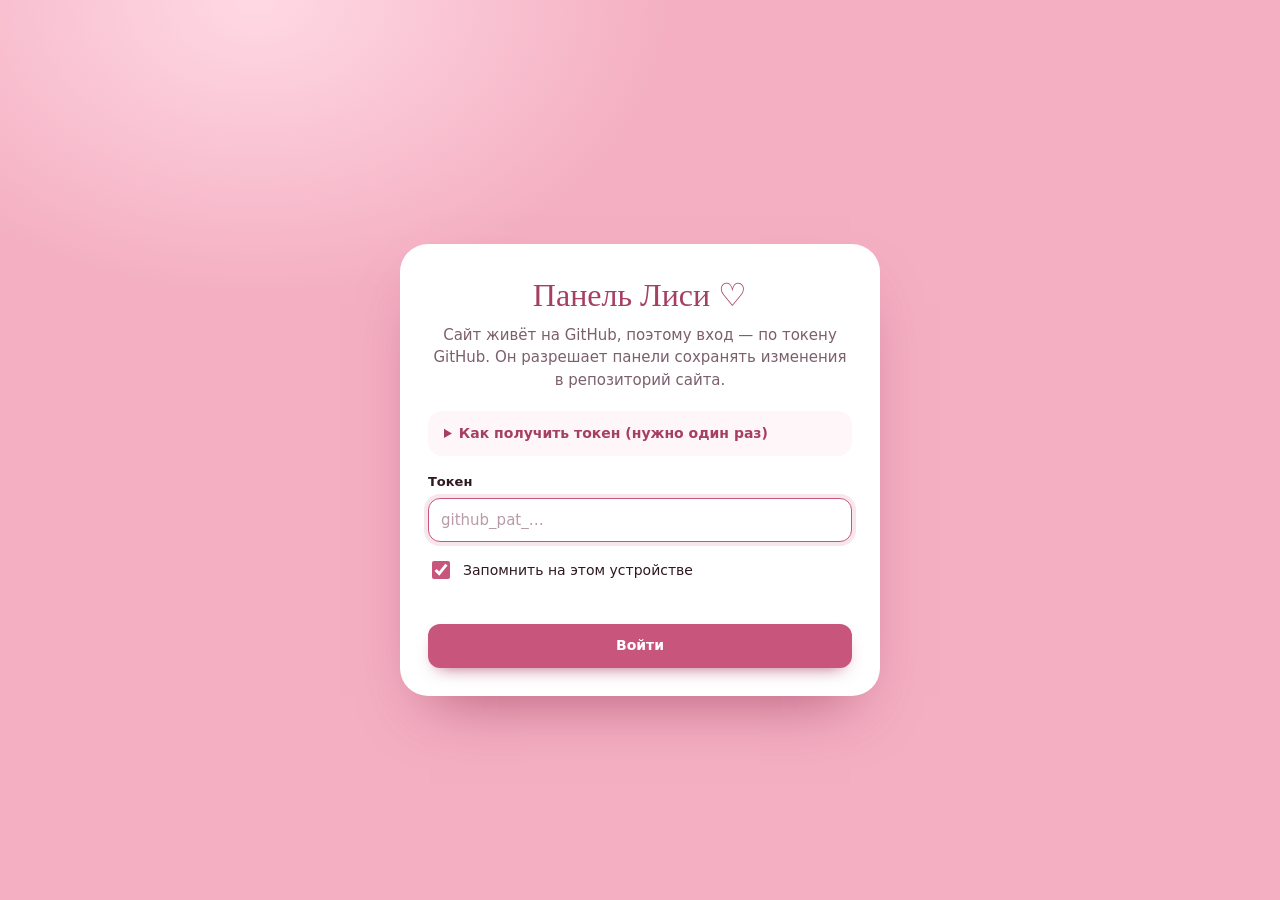
<file: panel/index.html>
<!doctype html>
<html lang="ru">
<head>
  <meta charset="utf-8">
  <meta http-equiv="Content-Security-Policy" content="default-src 'self'; img-src 'self' https: data: blob:; media-src 'self' https: blob:; style-src 'self' 'unsafe-inline' https://fonts.googleapis.com; font-src https://fonts.gstatic.com; script-src 'self'; connect-src 'self' https://api.github.com https://vtocwbmtqjqadvvnkknj.supabase.co; base-uri 'none'; object-src 'none'">
  <meta name="referrer" content="no-referrer">
  <meta name="viewport" content="width=device-width, initial-scale=1">
  <meta name="robots" content="noindex, nofollow">
  <title>Панель Лиси</title>
  <link rel="icon" href="data:image/svg+xml,%3Csvg xmlns='http://www.w3.org/2000/svg' viewBox='0 0 100 100'%3E%3Ctext y='.9em' font-size='90'%3E%F0%9F%8E%80%3C/text%3E%3C/svg%3E">
  <link rel="preconnect" href="https://fonts.googleapis.com">
  <link rel="preconnect" href="https://fonts.gstatic.com" crossorigin>
  <link rel="stylesheet" href="https://fonts.googleapis.com/css2?family=Comfortaa:wght@500;700&family=Nunito:wght@400;600;700;800&family=Pacifico&display=swap">
  <link rel="stylesheet" href="admin.css?v=93ffedbc1d">
</head>
<body>
  <div id="app" class="boot">загрузка…</div>
  <div class="toasts" id="toasts" aria-live="polite"></div>
  <script src="../shared/icons.js?v=23fee92cb8"></script>
  <script src="../shared/schema.js?v=cce25dbbbb"></script>
  <script src="config.js?v=5b6efcdc4a"></script>
  <script src="admin.js?v=92a14bdb43"></script>
</body>
</html>
</file>
<file: panel/admin.css>
:root {
  --bg: #fbf1f5;
  --ink: #2e1822;
  --soft: #7c5f6d;
  --line: #f1dfe7;
  --line-strong: #e7ccd8;
  --rose: #c8567c;
  --rose-deep: #a63f64;
  --pink-50: #fff6f9;
  --pink-100: #ffe8ef;
  --pink-200: #fbd2de;
  --danger: #cf3f4f;
  --ok: #2f9e6a;
  --radius: 20px;
  --heading: 'Comfortaa', system-ui, sans-serif;
  --body: 'Nunito', system-ui, sans-serif;
  --display: 'Pacifico', 'Comic Sans MS', cursive;
  --spring: cubic-bezier(0.34, 1.56, 0.64, 1);
}

*, *::before, *::after { box-sizing: border-box; }
body { margin: 0; font: 400 15px/1.5 var(--body); color: var(--ink); background: var(--bg); }
button, input, textarea, select { font: inherit; color: inherit; }
img { display: block; max-width: 100%; }
[hidden] { display: none !important; }
:focus-visible { outline: 3px solid rgba(200, 86, 124, 0.45); outline-offset: 2px; }
::selection { background: var(--rose); color: #fff; }
.boot { display: grid; place-items: center; min-height: 100vh; color: var(--soft); }
.muted { margin: 0; color: var(--soft); }

/* ------------------------------------------------------------ каркас */

.shell { display: grid; grid-template-columns: 250px minmax(0, 1fr); min-height: 100vh; }
.side {
  position: sticky;
  top: 0;
  display: flex;
  flex-direction: column;
  gap: 18px;
  height: 100vh;
  padding: 22px 14px;
  background: #fff;
  border-right: 1px solid var(--line);
}
.brand { display: flex; align-items: center; gap: 12px; padding: 0 8px 6px; }
.brand img { flex: none; width: 46px; height: 46px; border-radius: 50%; object-fit: cover; border: 3px solid var(--rose); background: var(--pink-100); }
.brand b { display: block; font: 400 22px/1.25 var(--display); color: var(--rose-deep); }
.brand span { font-size: 12px; color: var(--soft); }
.nav { display: grid; gap: 3px; }
.nav__item {
  display: flex;
  align-items: center;
  gap: 12px;
  width: 100%;
  padding: 11px 12px;
  border: 0;
  border-radius: 12px;
  background: none;
  color: var(--soft);
  font: 700 14px/1 var(--heading);
  text-align: left;
  text-decoration: none;
  cursor: pointer;
  transition: background-color 0.2s, color 0.2s;
}
.nav__item svg { flex: none; width: 20px; height: 20px; }
.nav__item:hover { background: var(--pink-50); color: var(--ink); }
.nav__item[aria-current="page"] { background: var(--pink-100); color: var(--rose-deep); }
.side__foot { display: grid; gap: 3px; margin-top: auto; padding-top: 12px; border-top: 1px solid var(--line); }

.main { width: 100%; max-width: 940px; padding: 36px 40px 150px; }
.page-head { margin-bottom: 22px; }
.page-head h1 { margin: 0 0 6px; font: 700 28px/1.2 var(--heading); }
.page-head p { margin: 0; max-width: 62ch; color: var(--soft); }
.card {
  display: grid;
  gap: 18px;
  margin: 0 0 16px;
  padding: 24px;
  border-radius: var(--radius);
  background: #fff;
  box-shadow: 0 1px 0 var(--line), 0 14px 30px -26px rgba(140, 36, 76, 0.5);
}
.card__title { margin: 0; font: 700 17px/1.3 var(--heading); }
.card__desc { margin: -12px 0 0; font-size: 14px; color: var(--soft); }
.subhead { margin: 30px 0 12px; font: 700 20px/1.2 var(--heading); }
.mini { margin: 4px 0 -6px; font: 800 11.5px/1 var(--body); letter-spacing: 0.1em; text-transform: uppercase; color: var(--rose); }
.grid2 { display: grid; grid-template-columns: 1fr 1fr; gap: 16px; }
.inline { display: flex; flex-wrap: wrap; align-items: center; gap: 8px; }
.banner { margin: 0 0 16px; padding: 14px 16px; border-radius: 14px; background: #fdeaea; color: #8f2430; font-weight: 600; }
.note { margin: 0; padding: 10px 14px; border-radius: 12px; background: var(--pink-50); color: var(--soft); font-size: 13.5px; }

/* ------------------------------------------------------------ поля */

.field { display: grid; gap: 6px; min-width: 0; }
.field__label { font-size: 13px; font-weight: 700; }
.field__hint { font-size: 12.5px; color: var(--soft); }
.counter { font-size: 12px; font-weight: 700; color: var(--soft); }
.range-val { margin-left: 4px; color: var(--rose-deep); }

input[type="text"], input[type="url"], input[type="password"], input[type="number"], input[type="search"], textarea, select {
  width: 100%;
  min-width: 0;
  padding: 10px 12px;
  border: 1.5px solid var(--line-strong);
  border-radius: 12px;
  background: var(--pink-50);
  outline: none;
  transition: border-color 0.2s, box-shadow 0.2s, background-color 0.2s;
}
textarea { resize: vertical; line-height: 1.55; }
input:focus, textarea:focus { border-color: var(--rose); background: #fff; box-shadow: 0 0 0 4px rgba(200, 86, 124, 0.14); }
input::placeholder, textarea::placeholder { color: #b89aa8; }
.is-invalid { border-color: var(--danger) !important; box-shadow: 0 0 0 4px rgba(207, 63, 79, 0.12) !important; }
input.short { width: 110px; }

input[type="range"] {
  --v: 50%;
  width: 100%;
  height: 24px;
  margin: 0;
  background: none;
  cursor: pointer;
  -webkit-appearance: none;
  appearance: none;
}
input[type="range"]::-webkit-slider-runnable-track { height: 6px; border-radius: 6px; background: linear-gradient(90deg, var(--rose) var(--v), var(--pink-200) var(--v)); }
input[type="range"]::-moz-range-track { height: 6px; border-radius: 6px; background: linear-gradient(90deg, var(--rose) var(--v), var(--pink-200) var(--v)); }
input[type="range"]::-webkit-slider-thumb { width: 20px; height: 20px; margin-top: -7px; border: 3px solid var(--rose); border-radius: 50%; background: #fff; box-shadow: 0 2px 6px rgba(0, 0, 0, 0.15); -webkit-appearance: none; appearance: none; }
input[type="range"]::-moz-range-thumb { width: 14px; height: 14px; border: 3px solid var(--rose); border-radius: 50%; background: #fff; }

.switch { position: relative; display: flex; align-items: flex-start; gap: 14px; cursor: pointer; }
.switch__input { position: absolute; width: 1px; height: 1px; opacity: 0; }
.switch__track { position: relative; flex: none; width: 46px; height: 26px; margin-top: 1px; border-radius: 999px; background: #e3d0d8; transition: background-color 0.25s; }
.switch__track::after { content: ""; position: absolute; top: 3px; left: 3px; width: 20px; height: 20px; border-radius: 50%; background: #fff; box-shadow: 0 2px 6px rgba(0, 0, 0, 0.2); transition: transform 0.35s var(--spring); }
.switch__input:checked + .switch__track { background: var(--rose); }
.switch__input:checked + .switch__track::after { transform: translateX(20px); }
.switch__input:focus-visible + .switch__track { box-shadow: 0 0 0 4px rgba(200, 86, 124, 0.3); }
.switch__text { display: grid; gap: 2px; }
.switch__text span { font-size: 13px; color: var(--soft); }

/* ------------------------------------------------------------ кнопки */

.btn {
  display: inline-flex;
  align-items: center;
  justify-content: center;
  gap: 8px;
  padding: 10px 16px;
  border: 0;
  border-radius: 12px;
  font: 700 14px/1.1 var(--heading);
  white-space: nowrap;
  text-decoration: none;
  cursor: pointer;
  transition: background-color 0.2s, box-shadow 0.2s, transform 0.2s var(--spring);
}
.btn svg { flex: none; width: 18px; height: 18px; }
.btn:active { transform: scale(0.97); }
.btn:disabled { opacity: 0.55; cursor: default; }
.btn--primary { background: var(--rose); color: #fff; box-shadow: 0 8px 18px -10px var(--rose-deep); }
.btn--primary:hover:not(:disabled) { background: var(--rose-deep); }
.btn--soft { background: var(--pink-100); color: var(--rose-deep); }
.btn--soft:hover { background: var(--pink-200); }
.btn--ghost { background: none; color: var(--soft); box-shadow: inset 0 0 0 1.5px var(--line-strong); }
.btn--ghost:hover { background: var(--pink-50); color: var(--ink); }
.btn--danger { background: #fdeaea; color: var(--danger); }
.btn--danger:hover { background: #fbd9dc; }
.btn--wide { width: 100%; padding: 14px; }
.btn--add { justify-self: start; }

.icon-btn {
  display: grid;
  place-items: center;
  flex: none;
  width: 34px;
  height: 34px;
  padding: 0;
  border: 0;
  border-radius: 10px;
  background: none;
  color: var(--soft);
  cursor: pointer;
  transition: background-color 0.15s, color 0.15s;
}
.icon-btn svg { width: 18px; height: 18px; }
.icon-btn:hover { background: var(--pink-100); color: var(--rose-deep); }
.icon-btn--danger:hover { background: #fdeaea; color: var(--danger); }
.icon-btn:disabled, .icon-btn[aria-disabled="true"] { opacity: 0.28; pointer-events: none; }

/* ------------------------------------------------------------ списки */

.rows { display: grid; gap: 8px; }
.rows__empty { margin: 0; padding: 18px; border-radius: 14px; background: var(--pink-50); color: var(--soft); text-align: center; }
.row {
  display: flex;
  align-items: center;
  gap: 6px;
  padding: 8px;
  border-radius: 14px;
  background: #fff;
  box-shadow: inset 0 0 0 1.5px var(--line);
  transition: box-shadow 0.2s, opacity 0.2s;
}
.row:hover { box-shadow: inset 0 0 0 1.5px var(--line-strong); }
/* перетаскивание: копия едет за курсором/пальцем, на старом месте — пунктир */
.gal__tile, .row, .merch-row__head { -webkit-touch-callout: none; }
.gal__tile, .merch-row__head { cursor: grab; -webkit-user-select: none; user-select: none; }
.gal__tile img { -webkit-user-drag: none; }
.is-pressing { transform: scale(0.98); transition: transform 0.28s ease; }
.is-drag-source { opacity: 0.35; box-shadow: inset 0 0 0 2px var(--rose) !important; }
.gal__tile.is-drag-source { outline: 2px dashed var(--rose); outline-offset: -2px; }
.drag-ghost {
  position: fixed;
  z-index: 1000;
  box-sizing: border-box;
  margin: 0;
  pointer-events: none;
  border-radius: 14px;
  background: #fff;
  box-shadow: 0 22px 44px -18px rgba(140, 36, 76, 0.55), inset 0 0 0 2px var(--rose);
  opacity: 0.96;
  will-change: transform;
}
.drag-ghost.gal__tile { background: var(--pink-100); }
.drag-ghost .gal__ctl { display: none; }
body.is-sorting, body.is-sorting * { cursor: grabbing !important; -webkit-user-select: none; user-select: none; }
.grip { display: grid; place-items: center; flex: none; width: 22px; height: 36px; color: #cdb2bf; cursor: grab; touch-action: none; }
.merch-row__head .grip { width: 18px; margin-right: -6px; }
.grip svg { width: 16px; height: 16px; stroke-width: 3.4; }
.row__body { flex: 1; min-width: 0; }
.row__ctl { display: flex; flex: none; }

.link-row { display: grid; grid-template-columns: auto minmax(84px, 0.5fr) minmax(0, 2fr) auto auto; align-items: center; gap: 8px; }
.link-row.is-off > :not(.vis) { opacity: 0.45; }
.type-btn {
  --brand: var(--rose);
  display: grid;
  place-items: center;
  width: 40px;
  height: 40px;
  padding: 0;
  border: 0;
  border-radius: 12px;
  background: var(--brand);
  color: #fff;
  cursor: pointer;
  transition: transform 0.3s var(--spring);
}
.type-btn:hover { transform: rotate(-8deg) scale(1.07); }
.type-btn svg { width: 20px; height: 20px; }
.vis[aria-pressed="false"] { color: #c0a3b1; }
.fact-row { display: grid; grid-template-columns: 62px minmax(80px, 0.6fr) 1fr; gap: 8px; }
.fact-row .emoji { padding-inline: 4px; font-size: 18px; text-align: center; }
.price-row { display: grid; grid-template-columns: minmax(0, 1fr) 120px 190px; gap: 8px; }
.price-kind { min-width: 0; font-size: 13px; }

.preview-links { display: flex; flex-wrap: wrap; gap: 8px; padding: 16px; border-radius: 16px; background: var(--pink-50); }
.preview-links:empty::before { content: "Пока ни одной видимой ссылки"; color: var(--soft); font-size: 14px; }
.pill { --brand: var(--rose); display: inline-flex; align-items: center; gap: 8px; padding: 4px 13px 4px 4px; border-radius: 999px; background: #fff; box-shadow: inset 0 0 0 1px var(--line); font-size: 13px; font-weight: 700; }
.pill i { display: grid; place-items: center; width: 28px; height: 28px; border-radius: 50%; background: var(--brand); color: #fff; }
.pill svg { width: 15px; height: 15px; }

.popover {
  position: absolute;
  z-index: 80;
  width: min(430px, calc(100vw - 24px));
  max-height: min(420px, 70vh);
  overflow: auto;
  padding: 10px;
  border-radius: 18px;
  background: #fff;
  box-shadow: 0 24px 60px -20px rgba(80, 20, 40, 0.45), 0 0 0 1px var(--line);
  animation: pop 0.25s var(--spring);
}
@keyframes pop { from { opacity: 0; transform: translateY(-6px) scale(0.97); } }
.popover__grid { display: grid; grid-template-columns: repeat(auto-fill, minmax(92px, 1fr)); gap: 4px; }
.pick { --brand: var(--rose); display: grid; justify-items: center; gap: 6px; padding: 10px 4px; border: 0; border-radius: 12px; background: none; color: var(--soft); font-size: 11.5px; font-weight: 700; cursor: pointer; }
.pick:hover, .pick:focus-visible { background: var(--pink-50); color: var(--ink); }
.pick i { display: grid; place-items: center; width: 40px; height: 40px; border-radius: 11px; background: var(--brand); color: #fff; }
.pick svg { width: 21px; height: 21px; }

/* ------------------------------------------------------------ загрузка */

.drop {
  position: relative;
  display: grid;
  justify-items: center;
  gap: 4px;
  padding: 26px 16px;
  overflow: hidden;
  border: 2px dashed var(--line-strong);
  border-radius: 16px;
  background: var(--pink-50);
  text-align: center;
  cursor: pointer;
  transition: border-color 0.2s, background-color 0.2s;
}
.drop:hover, .drop.is-over { border-color: var(--rose); background: var(--pink-100); }
.drop.is-busy { pointer-events: none; }
.drop__icon { width: 30px; height: 30px; margin-bottom: 4px; color: var(--rose); }
.drop__hint { font-size: 13px; color: var(--soft); }
.drop__status { font-size: 13px; font-weight: 700; color: var(--rose-deep); }
.drop__status:empty { display: none; }
.progress { position: absolute; left: 0; right: 0; bottom: 0; height: 4px; }
.progress span { display: block; width: 0; height: 100%; background: var(--rose); transition: width 0.2s; }

.now { display: grid; grid-template-columns: auto minmax(0, 1fr); align-items: center; gap: 12px 14px; padding: 14px; border-radius: 16px; background: linear-gradient(135deg, var(--pink-50), var(--pink-100)); }
.now__disc { display: grid; place-items: center; width: 56px; height: 56px; border-radius: 50%; background: repeating-radial-gradient(circle, #2e1822 0 2px, #432634 2px 3px); }
.now__disc img { width: 22px; height: 22px; border-radius: 50%; object-fit: cover; border: 2px solid var(--rose); }
.now.is-playing .now__disc { animation: spin 3s linear infinite; }
.now__meta { display: grid; min-width: 0; }
.now__meta b { overflow: hidden; font: 700 16px/1.35 var(--heading); white-space: nowrap; text-overflow: ellipsis; }
.now__meta span { font-size: 13px; color: var(--soft); }
.now audio { grid-column: 1 / -1; width: 100%; height: 40px; }
@keyframes spin { to { transform: rotate(1turn); } }

.image-field__row { display: flex; align-items: center; gap: 16px; }
.image-field__side { display: grid; flex: 1; gap: 8px; min-width: 0; }
.thumb { position: relative; display: grid; flex: none; place-items: center; overflow: hidden; background: var(--pink-100); color: var(--soft); font-size: 12px; text-align: center; }
.thumb img { width: 100%; height: 100%; object-fit: cover; }
.thumb--round { width: 96px; height: 96px; border: 4px solid var(--rose); border-radius: 50%; }
.thumb--wide { width: 176px; height: 98px; border-radius: 14px; }
.thumb--logo { width: 176px; height: 124px; border-radius: 14px; background: #fff; box-shadow: inset 0 0 0 1.5px var(--line); }
.thumb--logo img { object-fit: contain; padding: 8px; }

.gal-wrap { display: grid; gap: 10px; }
.gal { display: grid; grid-template-columns: repeat(auto-fill, minmax(104px, 1fr)); gap: 8px; }
.gal__tile { position: relative; overflow: hidden; aspect-ratio: 1; border-radius: 12px; background: var(--pink-100); }
.gal__tile img { width: 100%; height: 100%; object-fit: cover; }
.gal__tile.is-broken::after { content: "не загрузилась"; position: absolute; inset: 0; display: grid; place-items: center; background: #fdeaea; color: var(--danger); font-size: 11px; font-weight: 700; }
.gal__ctl {
  position: absolute;
  z-index: 1;
  left: 4px;
  right: 4px;
  bottom: 4px;
  display: flex;
  justify-content: space-between;
  padding: 2px;
  border-radius: 10px;
  background: rgba(255, 255, 255, 0.94);
  opacity: 0;
  transform: translateY(4px);
  transition: opacity 0.2s, transform 0.2s;
}
.gal__tile:hover .gal__ctl, .gal__tile:focus-within .gal__ctl { opacity: 1; transform: none; }
.gal__ctl .icon-btn { width: 28px; height: 28px; }
.gal__add {
  position: relative;
  display: grid;
  place-items: center;
  align-content: center;
  gap: 4px;
  overflow: hidden;
  aspect-ratio: 1;
  padding: 6px;
  border: 2px dashed var(--line-strong);
  border-radius: 12px;
  background: var(--pink-50);
  color: var(--rose-deep);
  font: 700 12px/1.25 var(--heading);
  text-align: center;
  cursor: pointer;
}
.gal__add:hover, .gal__add.is-over { border-color: var(--rose); background: var(--pink-100); }
.gal__add svg { width: 24px; height: 24px; }
.gal__add.is-busy { pointer-events: none; }
.gal-wrap .inline input { flex: 1; min-width: 200px; }

select { appearance: none; padding-right: 32px; background: var(--pink-50) url("data:image/svg+xml,%3Csvg xmlns='http://www.w3.org/2000/svg' width='12' height='8' viewBox='0 0 12 8'%3E%3Cpath d='M1 1.5l5 5 5-5' fill='none' stroke='%23a63f64' stroke-width='2' stroke-linecap='round'/%3E%3C/svg%3E") no-repeat right 12px center; cursor: pointer; }
.thumb--product { width: 90px; height: 120px; border-radius: 12px; }

.merch-tools { display: flex; flex-wrap: wrap; align-items: center; gap: 10px; }
.merch-tools input { flex: 1; min-width: 220px; }
.merch-list { display: grid; gap: 8px; }
.merch-row { border-radius: 16px; background: #fff; box-shadow: inset 0 0 0 1.5px var(--line); transition: box-shadow 0.2s; }
.merch-row:hover { box-shadow: inset 0 0 0 1.5px var(--line-strong); }
.merch-row.is-open { box-shadow: inset 0 0 0 2px var(--pink-200), 0 14px 30px -24px rgba(140, 36, 76, 0.6); }
.merch-row__head { display: flex; align-items: center; gap: 12px; padding: 8px 8px 8px 10px; }
.merch-row__img { flex: none; width: 42px; height: 56px; border-radius: 9px; object-fit: cover; background: var(--pink-100); }
.merch-row__meta { display: grid; flex: 1; min-width: 0; }
.merch-row__meta b, .merch-row__meta span { overflow: hidden; white-space: nowrap; text-overflow: ellipsis; }
.merch-row__meta b { font: 700 15px/1.35 var(--heading); }
.merch-row__meta span { font-size: 12.5px; color: var(--soft); }
.merch-row__mk { display: flex; flex: none; gap: 4px; }
.merch-row .row__ctl { align-items: center; gap: 2px; }
.merch-row__edit { display: grid; gap: 16px; padding: 16px 16px 18px; border-top: 1px solid var(--line); }
.mkb { display: grid; place-items: center; width: 24px; height: 24px; border-radius: 7px; background: var(--mk); color: var(--mk-text); font: 800 9px/1 var(--body); }
.mkb svg { width: 14px; height: 14px; }
.mkb.is-empty { opacity: 0.3; }
.mlink-row { display: grid; grid-template-columns: 160px minmax(0, 1fr) 130px; gap: 8px; }
.btn--sm { padding: 8px 12px; font-size: 13px; }

/* статистика */
.stats-bar { display: flex; flex-wrap: wrap; align-items: center; justify-content: space-between; gap: 10px; margin-bottom: 16px; }
.seg { display: inline-flex; gap: 4px; padding: 4px; border-radius: 14px; background: #fff; box-shadow: 0 1px 0 var(--line); }
.seg__btn { padding: 8px 14px; border: 0; border-radius: 10px; background: none; color: var(--soft); font: 700 13px/1 var(--heading); cursor: pointer; }
.seg__btn:hover { color: var(--ink); background: var(--pink-50); }
.seg__btn[aria-pressed="true"] { background: var(--pink-100); color: var(--rose-deep); }
.stats { display: grid; gap: 16px; transition: opacity 0.2s; }
.stats > .card { margin: 0; }
.stats.is-loading { opacity: 0.5; pointer-events: none; }
.stats-grid { gap: 16px; }
.stats-grid > .card { margin: 0; align-content: start; }
.stats-privacy { margin: 14px 2px 0; }
.tiles { display: grid; grid-template-columns: repeat(4, minmax(0, 1fr)); gap: 12px; }
.tile { display: grid; gap: 2px; padding: 16px 18px; border-radius: var(--radius); background: #fff; box-shadow: 0 1px 0 var(--line), 0 14px 30px -26px rgba(140, 36, 76, 0.5); }
.tile__label { font-size: 13px; font-weight: 700; color: var(--soft); }
.tile__value { font: 700 30px/1.15 var(--body); color: var(--ink); }
.tile__note { font-size: 12.5px; color: var(--soft); }

/* min-width: 0 — иначе SVG прежней ширины распирает сетку, и страница уезжает вбок */
.main, .card > *, .stats > *, .chart, .chart__plot { min-width: 0; }
.chart { display: grid; gap: 10px; }
.legend { display: flex; flex-wrap: wrap; gap: 6px 16px; font-size: 13px; color: var(--soft); }
.legend__item { display: inline-flex; align-items: center; gap: 6px; }
.legend__key { display: inline-block; flex: none; width: 14px; height: 2px; border-radius: 2px; background: var(--c); }
.chart__plot { position: relative; overflow: hidden; outline-offset: 4px; }
.chart__plot svg { display: block; overflow: visible; }
.chart__grid { stroke: #f1e6eb; stroke-width: 1; }
.chart__tick { fill: #9a8290; font: 600 11px var(--body); font-variant-numeric: tabular-nums; }
.chart__cross { stroke: #cdb8c2; stroke-width: 1; }
.chart__tip {
  position: absolute;
  z-index: 2;
  display: grid;
  gap: 4px;
  width: 190px;
  padding: 10px 12px;
  border-radius: 12px;
  background: #fff;
  box-shadow: 0 12px 30px -12px rgba(80, 20, 40, 0.45), 0 0 0 1px var(--line);
  font-size: 13px;
  pointer-events: none;
}
.chart__date { font-size: 12px; color: var(--soft); }
.chart__row { display: flex; align-items: center; gap: 7px; color: var(--soft); }
.chart__row b { min-width: 26px; font-size: 15px; color: var(--ink); }
.chart__table summary { font-size: 13px; font-weight: 700; color: var(--rose-deep); cursor: pointer; }

.bars { display: grid; gap: 12px; }
.bars__head { display: flex; align-items: center; gap: 8px; min-width: 0; margin-bottom: 5px; }
.bars__label { flex: 1; min-width: 0; overflow: hidden; font-size: 14px; font-weight: 600; white-space: nowrap; text-overflow: ellipsis; }
.bars__value { font-size: 14px; font-variant-numeric: tabular-nums; }
.bars__note { min-width: 88px; font-size: 12px; color: var(--soft); text-align: right; white-space: nowrap; }
.bars__track { height: 8px; }
.bars__fill { display: block; height: 100%; border-radius: 0 4px 4px 0; background: var(--rose); }
.bars .mkb { width: 22px; height: 22px; }

.who { display: grid; grid-template-columns: repeat(3, minmax(0, 1fr)); gap: 24px; }
.table-scroll { overflow-x: auto; }
.stats-table { width: 100%; border-collapse: collapse; font-size: 13.5px; }
.stats-table th { padding: 8px 10px; border-bottom: 1px solid var(--line-strong); color: var(--soft); font-size: 12px; font-weight: 800; text-align: left; white-space: nowrap; }
.stats-table td { padding: 8px 10px; border-bottom: 1px solid var(--line); font-variant-numeric: tabular-nums; }
.stats-table tr:last-child td { border-bottom: 0; }
.who-cell { display: inline-flex; align-items: center; gap: 8px; }
.who-cell .mkb { width: 20px; height: 20px; }
.chart__table .stats-table { margin-top: 8px; }

.cat__head { display: flex; align-items: center; gap: 4px; }
.cat__head input { flex: 1; font: 700 17px/1.2 var(--heading); }

.files { display: grid; gap: 8px; }
.file { display: grid; grid-template-columns: 52px minmax(0, 1fr) auto auto; align-items: center; gap: 12px; padding: 8px; border-radius: 14px; box-shadow: inset 0 0 0 1.5px var(--line); }
.file__thumb { display: grid; place-items: center; width: 52px; height: 52px; overflow: hidden; border-radius: 10px; background: var(--pink-100); color: var(--rose); }
.file__thumb img { width: 100%; height: 100%; object-fit: cover; }
.file__thumb svg { width: 24px; height: 24px; }
.file__name { overflow: hidden; font-weight: 700; white-space: nowrap; text-overflow: ellipsis; }
.file__meta { font-size: 12.5px; color: var(--soft); }
.badge { padding: 4px 10px; border-radius: 999px; font-size: 12px; font-weight: 800; white-space: nowrap; }
.badge--used { background: #e6f6ee; color: #217a50; }
.badge--free { background: #f3edf0; color: var(--soft); }

/* ------------------------------------------------------------ сохранение и уведомления */

.savebar {
  position: fixed;
  left: calc(250px + (100% - 250px) / 2);
  bottom: 20px;
  z-index: 40;
  display: flex;
  align-items: center;
  gap: 8px;
  padding: 9px 9px 9px 20px;
  border-radius: 18px;
  background: #2e1822;
  color: #fff;
  box-shadow: 0 20px 40px -14px rgba(46, 24, 34, 0.6);
  transform: translateX(-50%);
  animation: rise 0.45s var(--spring);
}
@keyframes rise { from { opacity: 0; transform: translate(-50%, 24px); } }
.savebar__text { margin-right: 8px; font-size: 14px; font-weight: 700; white-space: nowrap; }
.savebar .btn--ghost { color: #ecd6df; box-shadow: inset 0 0 0 1.5px rgba(255, 255, 255, 0.22); }
.savebar .btn--ghost:hover { background: rgba(255, 255, 255, 0.08); color: #fff; }

.toasts { position: fixed; top: 18px; right: 18px; z-index: 100; display: grid; justify-items: end; gap: 8px; pointer-events: none; }
.toast {
  display: flex;
  align-items: center;
  gap: 10px;
  max-width: 400px;
  padding: 12px 16px 12px 12px;
  border-radius: 14px;
  background: #fff;
  box-shadow: 0 14px 34px -14px rgba(80, 20, 40, 0.45), 0 0 0 1px var(--line);
  font-size: 14px;
  font-weight: 700;
  animation: toast 0.4s var(--spring);
  transition: opacity 0.3s, transform 0.3s;
}
.toast svg { flex: none; width: 16px; height: 16px; padding: 4px; border-radius: 50%; background: var(--ok); color: #fff; box-sizing: content-box; }
.toast--error svg { background: var(--danger); }
.toast.is-out { opacity: 0; transform: translateY(-8px); }
@keyframes toast { from { opacity: 0; transform: translateY(-10px) scale(0.96); } }

/* ------------------------------------------------------------ вход */

.auth-page {
  display: grid;
  place-items: center;
  min-height: 100vh;
  padding: 70px 16px 30px;
  background: radial-gradient(700px 500px at 20% 0%, #ffd9e4 0, transparent 60%), #f4afc2;
}
.auth { display: grid; gap: 16px; width: min(400px, 100%); padding: 30px 28px 28px; border-radius: 28px; background: #fff; box-shadow: 0 30px 60px -30px rgba(140, 36, 76, 0.65); text-align: center; }
.auth .field { text-align: left; }
.auth__avatar { width: 104px; height: 104px; margin: -82px auto 0; border: 5px solid #fff; border-radius: 50%; object-fit: cover; background: var(--pink-100); box-shadow: 0 0 0 3px var(--rose), 0 16px 30px -12px rgba(140, 36, 76, 0.6); }
.auth__title { margin: 0; font: 400 32px/1.35 var(--display); color: var(--rose-deep); }
.auth__lead { margin: -10px 0 4px; color: var(--soft); }
.auth--wide { width: min(480px, 100%); }
.howto { padding: 12px 16px; border-radius: 14px; background: var(--pink-50); text-align: left; font-size: 14px; }
.howto summary { font-weight: 800; color: var(--rose-deep); cursor: pointer; }
.howto ol { display: grid; gap: 6px; margin: 10px 0 2px; padding-left: 20px; color: var(--ink); }
.howto a { color: var(--rose-deep); font-weight: 700; }
.check { display: flex; align-items: center; gap: 10px; text-align: left; font-size: 14px; cursor: pointer; }
.check input { width: 18px; height: 18px; accent-color: var(--rose); }
.card__desc a { color: var(--rose-deep); font-weight: 700; }
.auth__error { min-height: 1.3em; margin: -4px 0; color: var(--danger); font-size: 14px; font-weight: 700; }

@media (hover: none) {
  .gal__ctl { opacity: 1; transform: none; }
}

@media (max-width: 860px) {
  .shell { grid-template-columns: 1fr; }
  .side { z-index: 30; flex-direction: row; align-items: center; gap: 6px; height: auto; padding: 8px 10px; overflow-x: auto; scrollbar-width: none; border-right: 0; border-bottom: 1px solid var(--line); }
  .side::-webkit-scrollbar { display: none; }
  .brand { padding: 0; }
  .brand div { display: none; }
  .brand img { width: 36px; height: 36px; }
  .nav { display: flex; gap: 2px; }
  .nav__item { width: auto; padding: 9px 10px; white-space: nowrap; }
  .side__foot { display: flex; margin: 0; padding: 0; border: 0; }
  .side__foot .nav__item span { display: none; }
  .main { padding: 22px 14px 140px; }
  .card { padding: 18px 16px; }
  .grid2 { grid-template-columns: 1fr; }
  .savebar { left: 50%; width: calc(100% - 24px); max-width: 520px; }
  .savebar__text { flex: 1; white-space: normal; }
  .row { display: grid; grid-template-columns: auto 1fr; }
  .row > .grip { grid-row: 2; grid-column: 1; width: 40px; height: 40px; }
  .row__body { grid-row: 1; grid-column: 1 / -1; }
  .row__ctl { grid-row: 2; grid-column: 2; justify-content: flex-end; }
  .link-row { grid-template-columns: auto minmax(0, 1fr) auto auto; }
  .link-row .url { grid-column: 1 / -1; order: 5; }
  .fact-row { grid-template-columns: 56px 1fr; }
  .fact-row .grow { grid-column: 1 / -1; }
  .price-row { grid-template-columns: minmax(0, 1fr) 100px; }
  .price-kind { grid-column: 1 / -1; }
  .image-field__row { align-items: flex-start; }
  .thumb--wide { width: 110px; height: 70px; }
  .thumb--logo { width: 110px; height: 78px; }
  .thumb--round { width: 72px; height: 72px; }
  .tiles { grid-template-columns: repeat(2, minmax(0, 1fr)); }
  .tile__value { font-size: 24px; }
  .who { grid-template-columns: 1fr; }
  .bars__note { min-width: 0; }
  .merch-row__head { position: relative; flex-wrap: wrap; }
  .merch-row__head > .grip { position: absolute; top: 8px; left: 1px; width: 24px; height: 56px; margin: 0; }
  .merch-row__head:has(> .grip) { padding-left: 25px; }
  .merch-row__meta { flex-basis: calc(100% - 60px); }
  .merch-row__mk { margin-left: 54px; }
  .merch-row .row__ctl { margin-left: auto; }
  .mlink-row { grid-template-columns: 1fr 1fr; }
  .mlink-row input:first-of-type { grid-column: 1 / -1; order: 3; }
  .file { grid-template-columns: 44px minmax(0, 1fr) auto; }
  .file .badge { grid-column: 2; justify-self: start; }
  .toasts { left: 12px; right: 12px; }
}
</file>
